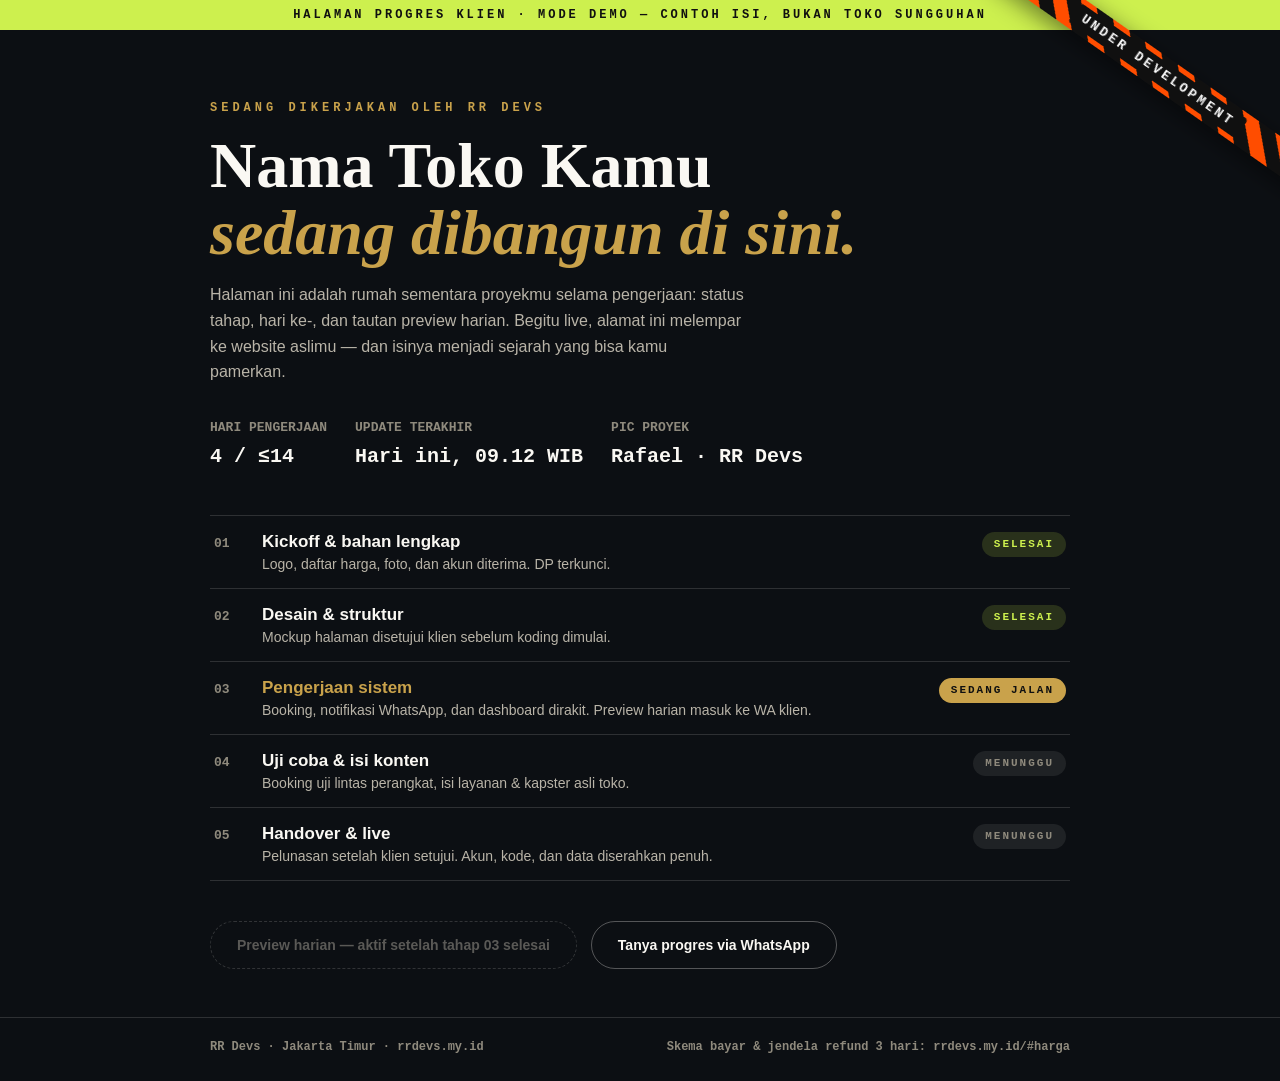
<file: public/progress/contoh.html>
<!DOCTYPE html>
<html lang="id">
<head>
<meta charset="utf-8">
<meta name="viewport" content="width=device-width, initial-scale=1">
<title>Halaman Progres Klien — MODE DEMO · RR Devs</title>
<!--
  CARA PAKAI (RR-Website repo):
  1. Salin file ini ke: public/progress/contoh.html
  2. Commit bersama commit katalog, push, deploy.
  3. Halaman ini LIVE sungguhan di: rrdevs.my.id/progress/contoh.html
  4. Buka di Chrome tablet → screenshot bagian atas (badge + nama + progres)
     → potong → jadikan gambar slide 06 hl-harga.
  5. imgBar slide diisi URL ASLI halaman ini. Tidak ada yang dimanipulasi:
     halaman ini nyata, setengah jadi, dan mengaku demo di pita atasnya.
  UNTUK KLIEN SUNGGUHAN NANTI (D29 lahir lebih awal):
  salin file ini ke public/progress/<slug-toko>.html, ganti isi objek DEMO
  di bawah (nama toko, hari ke-, tahap), deploy. Klien mendapat alamat
  progres pribadinya; janji "progress dipantau tiap hari" punya rumah.
-->
<style>
  * { box-sizing: border-box; margin: 0; padding: 0; }
  body {
    background: #0c0f13; color: #faf8f3;
    font-family: -apple-system, "Segoe UI", Roboto, Arial, sans-serif;
    min-height: 100vh; display: flex; flex-direction: column;
  }
  .demo-ribbon {
    background: #CDF04E; color: #101010; text-align: center;
    font: 700 12px/1 ui-monospace, monospace; letter-spacing: 3px;
    padding: 9px 12px; text-transform: uppercase;
  }
  .stripe {
    position: fixed; top: 54px; right: -70px; transform: rotate(35deg);
    background: repeating-linear-gradient(45deg, #FF4D00 0 14px, #101010 14px 28px);
    color: #fff; font: 900 13px/1 ui-monospace, monospace; letter-spacing: 3px;
    padding: 10px 90px; text-transform: uppercase; z-index: 5;
    box-shadow: 0 6px 24px rgba(0,0,0,.5);
  }
  .stripe span { background: #101010; padding: 4px 10px; border-radius: 4px; }
  main { flex: 1; width: min(860px, 92%); margin: 0 auto; padding: 72px 0 48px; }
  .eyebrow { font: 700 12px/1 ui-monospace, monospace; letter-spacing: 4px; color: #c9a24b; text-transform: uppercase; }
  h1 { font-family: Georgia, "Times New Roman", serif; font-size: clamp(38px, 7vw, 64px); line-height: 1.05; margin-top: 18px; }
  h1 em { color: #c9a24b; }
  .sub { margin-top: 16px; color: #b9b4a8; font-size: 16px; line-height: 1.6; max-width: 60ch; }
  .meta { display: flex; gap: 28px; flex-wrap: wrap; margin-top: 34px; font: 600 13px/1.4 ui-monospace, monospace; color: #8f8a7d; }
  .meta b { display: block; color: #faf8f3; font-size: 20px; margin-top: 6px; letter-spacing: 0; }
  .steps { margin-top: 44px; border-top: 1px solid rgba(250,248,243,.14); }
  .step { display: flex; gap: 18px; align-items: baseline; padding: 16px 4px; border-bottom: 1px solid rgba(250,248,243,.14); }
  .step .n { font: 700 13px/1 ui-monospace, monospace; color: #8f8a7d; width: 30px; }
  .step .t { font-size: 17px; font-weight: 700; }
  .step .d { color: #b9b4a8; font-size: 14px; margin-top: 4px; }
  .tag { margin-left: auto; font: 800 11px/1 ui-monospace, monospace; letter-spacing: 2px; padding: 7px 12px; border-radius: 999px; white-space: nowrap; }
  .done .tag { background: rgba(205,240,78,.15); color: #CDF04E; }
  .now  .tag { background: #c9a24b; color: #101010; }
  .wait .tag { background: rgba(250,248,243,.08); color: #8f8a7d; }
  .now .t { color: #c9a24b; }
  .cta { margin-top: 40px; display: flex; gap: 14px; flex-wrap: wrap; }
  .btn { padding: 15px 26px; border-radius: 999px; font-weight: 800; font-size: 14px; text-decoration: none; }
  .btn.gold { background: #c9a24b; color: #101010; }
  .btn.ghost { border: 1px solid rgba(250,248,243,.3); color: #faf8f3; }
  .btn.off { opacity: .45; cursor: not-allowed; border: 1px dashed rgba(250,248,243,.35); color: #b9b4a8; }
  footer { border-top: 1px solid rgba(250,248,243,.14); }
  footer div { width: min(860px, 92%); margin: 0 auto; padding: 20px 0; display: flex; justify-content: space-between; gap: 16px; flex-wrap: wrap; font: 600 12px/1.5 ui-monospace, monospace; color: #8f8a7d; }
</style>
</head>
<body>
  <div class="demo-ribbon">Halaman progres klien · mode demo — contoh isi, bukan toko sungguhan</div>
  <div class="stripe"><span>Under Development</span></div>

  <main>
    <div class="eyebrow">Sedang dikerjakan oleh RR Devs</div>
    <h1>Nama Toko Kamu<br><em>sedang dibangun di sini.</em></h1>
    <p class="sub">Halaman ini adalah rumah sementara proyekmu selama pengerjaan:
      status tahap, hari ke-, dan tautan preview harian. Begitu live,
      alamat ini melempar ke website aslimu — dan isinya menjadi sejarah yang bisa kamu pamerkan.</p>

    <div class="meta">
      <div>HARI PENGERJAAN<b>4 / ≤14</b></div>
      <div>UPDATE TERAKHIR<b>Hari ini, 09.12 WIB</b></div>
      <div>PIC PROYEK<b>Rafael · RR Devs</b></div>
    </div>

    <div class="steps">
      <div class="step done"><span class="n">01</span><div><div class="t">Kickoff &amp; bahan lengkap</div><div class="d">Logo, daftar harga, foto, dan akun diterima. DP terkunci.</div></div><span class="tag">SELESAI</span></div>
      <div class="step done"><span class="n">02</span><div><div class="t">Desain &amp; struktur</div><div class="d">Mockup halaman disetujui klien sebelum koding dimulai.</div></div><span class="tag">SELESAI</span></div>
      <div class="step now"><span class="n">03</span><div><div class="t">Pengerjaan sistem</div><div class="d">Booking, notifikasi WhatsApp, dan dashboard dirakit. Preview harian masuk ke WA klien.</div></div><span class="tag">SEDANG JALAN</span></div>
      <div class="step wait"><span class="n">04</span><div><div class="t">Uji coba &amp; isi konten</div><div class="d">Booking uji lintas perangkat, isi layanan &amp; kapster asli toko.</div></div><span class="tag">MENUNGGU</span></div>
      <div class="step wait"><span class="n">05</span><div><div class="t">Handover &amp; live</div><div class="d">Pelunasan setelah klien setujui. Akun, kode, dan data diserahkan penuh.</div></div><span class="tag">MENUNGGU</span></div>
    </div>

    <div class="cta">
      <a class="btn off" aria-disabled="true">Preview harian — aktif setelah tahap 03 selesai</a>
      <a class="btn ghost" href="https://wa.me/6283171125657">Tanya progres via WhatsApp</a>
    </div>
  </main>

  <footer><div>
    <span>RR Devs · Jakarta Timur · rrdevs.my.id</span>
    <span>Skema bayar &amp; jendela refund 3 hari: rrdevs.my.id/#harga</span>
  </div></footer>
</body>
</html>
</file>
